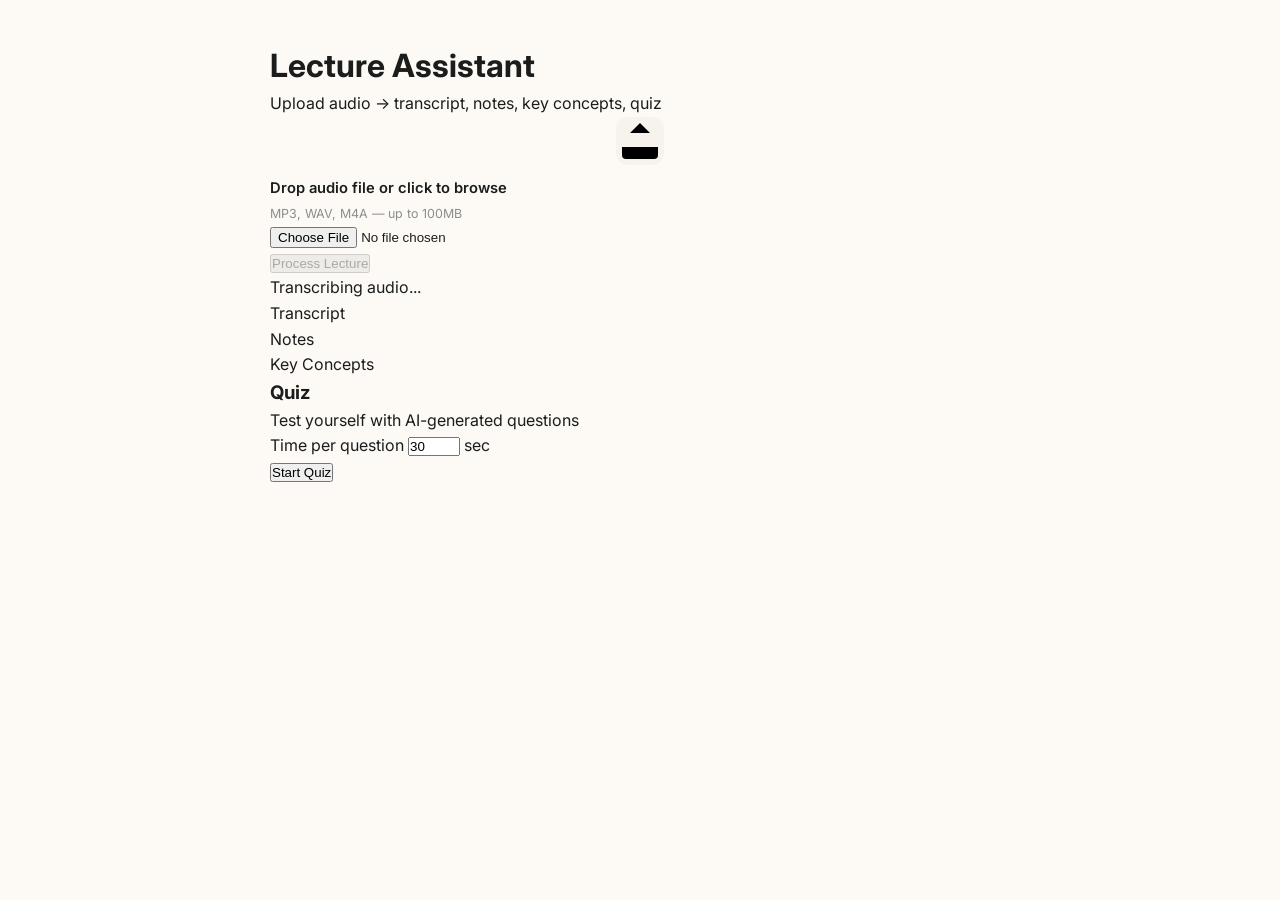
<file: templates/index.html>
<!DOCTYPE html>
<html lang="en">
<head>
    <meta charset="UTF-8">
    <meta name="viewport" content="width=device-width, initial-scale=1.0">
    <title>Lecture Assistant</title>
    <link rel="stylesheet" href="/static/style.css">
</head>
<body>
<div class="app">
    <div class="header">
        <h1>Lecture Assistant</h1>
        <p>Upload audio → transcript, notes, key concepts, quiz</p>
        <div class="header-line"></div>
    </div>

    <!-- Upload -->
    <div class="upload" id="drop">
        <div class="upload-icon">
            <svg viewBox="0 0 24 24"><path d="M21 15v4a2 2 0 0 1-2 2H5a2 2 0 0 1-2-2v-4"/><polyline points="17 8 12 3 7 8"/><line x1="12" y1="3" x2="12" y2="15"/></svg>
        </div>
        <div class="upload-label">Drop audio file or click to browse</div>
        <div class="upload-hint">MP3, WAV, M4A — up to 100MB</div>
        <input type="file" id="fin" accept="audio/*">
        <span class="file-tag" id="ftag"></span>
    </div>

    <button class="btn" id="go" disabled>Process Lecture</button>

    <!-- Progress -->
    <div class="progress" id="prog">
        <span class="plabel" id="plabel">Transcribing audio...</span>
        <div class="pbar"><div class="pfill" id="pfill"></div></div>
    </div>

    <div class="err" id="err"></div>

    <!-- Results -->
    <div class="out" id="out">

        <!-- Transcript -->
        <div class="section">
            <div class="section-label"><span class="dot-indicator"></span> Transcript</div>
            <div class="section-box" id="txOut"></div>
        </div>

        <!-- Notes -->
        <div class="section">
            <div class="section-label"><span class="dot-indicator"></span> Notes</div>
            <div class="section-box" id="ntOut"></div>
        </div>

        <!-- Energy Profile -->
        <div class="section" id="toneSection" style="display:none">
            <div class="section-label"><span class="dot-indicator" style="background:var(--orange)"></span> Voice Energy Profile</div>
            <div class="energy-box">
                <canvas id="energyChart"></canvas>
                <div class="energy-footer">
                    <span>0:00</span>
                    <span class="energy-legend"><span class="legend-dot high"></span> High energy <span class="legend-dot avg"></span> Normal <span class="legend-dot low"></span> Low</span>
                    <span id="durLabel">—</span>
                </div>
            </div>
        </div>

        <!-- Teacher Emphasis -->
        <div class="section" id="emphSection" style="display:none">
            <div class="section-label"><span class="dot-indicator" style="background:var(--red)"></span> Teacher Emphasis Detected</div>
            <div class="emphasis-list" id="emphOut"></div>
        </div>

        <!-- Key Concepts -->
        <div class="section" id="conceptSection">
            <div class="section-label"><span class="dot-indicator"></span> Key Concepts</div>
            <div class="concepts-grid" id="kwOut"></div>
        </div>

        <!-- Definitions -->
        <div class="section" id="defSection" style="display:none">
            <div class="section-label"><span class="dot-indicator" style="background:var(--accent-2)"></span> Definitions Detected</div>
            <div class="section-box">
                <ul class="def-list" id="defOut"></ul>
            </div>
        </div>

        <!-- Quiz -->
        <div class="quiz-start" id="qstart">
            <h3>Quiz</h3>
            <p>Test yourself with AI-generated questions</p>
            <div class="timer-row">
                <label>Time per question</label>
                <input type="number" class="timer-field" id="tfield" value="30" min="10" max="120" step="5">
                <span class="timer-unit">sec</span>
            </div>
            <button class="btn btn-accent" id="qgo" style="max-width:200px;margin:0 auto">Start Quiz</button>
        </div>
    </div>
</div>

<!-- Quiz overlay -->
<div class="overlay" id="ov">
    <div class="modal">
        <div id="qwrap">
            <div class="modal-top">
                <div>
                    <h4>Quiz</h4>
                    <span id="qcnt">Question 1 of 5</span>
                </div>
                <div class="timer-pill" id="tpill">30</div>
            </div>
            <div class="dots" id="dots"></div>
            <div class="modal-body">
                <div class="q-text" id="qtxt"></div>
                <div class="opts" id="opts"></div>
            </div>
        </div>
        <div class="score-view" id="sview" style="display:none">
            <div class="score-big" id="snum">0</div>
            <div class="score-sub">out of <span id="stot">5</span></div>
            <div class="score-msg" id="smsg"></div>
            <div class="score-btns">
                <button class="btn btn-outline" id="sclose">Close</button>
                <button class="btn" id="sretry">Try Again</button>
            </div>
        </div>
    </div>
</div>

<script>
let file=null,qs=[],ci=0,sc=0,tmr=null,dur=30,tl=30,locked=false,res=[];
let pendingTone=null; // store tone data to render AFTER DOM is visible
const $=id=>document.getElementById(id);

// Upload
$('drop').onclick=()=>$('fin').click();
$('drop').ondragover=e=>{e.preventDefault();$('drop').classList.add('over')};
$('drop').ondragleave=()=>$('drop').classList.remove('over');
$('drop').ondrop=e=>{e.preventDefault();$('drop').classList.remove('over');if(e.dataTransfer.files[0]?.type.startsWith('audio/'))pick(e.dataTransfer.files[0])};
$('fin').onchange=()=>{if($('fin').files[0])pick($('fin').files[0])};

function pick(f){
    file=f;$('ftag').textContent=f.name;$('ftag').style.display='inline-block';
    $('go').disabled=false;$('err').classList.remove('on');
}

// Process
$('go').onclick=async()=>{
    if(!file)return;
    $('out').classList.remove('on');$('qstart').classList.remove('on');$('err').classList.remove('on');
    $('go').disabled=true;$('go').innerHTML='<span class="spin"></span>Processing...';
    $('prog').classList.add('on');$('plabel').textContent='Transcribing audio...';$('pfill').style.width='10%';

    const fd=new FormData();fd.append('audio',file);
    try{
        $('pfill').style.width='20%';$('plabel').textContent='Processing — this may take a minute...';
        const r=await fetch('/upload',{method:'POST',body:fd});
        $('pfill').style.width='90%';
        if(!r.ok){const e=await r.json();throw new Error(e.error||'Server error');}
        const d=await r.json();
        $('pfill').style.width='100%';

        setTimeout(()=>{
            $('txOut').textContent=d.transcript;
            $('ntOut').innerHTML=fmtNotes(d.notes);

            // Store tone data — render AFTER out section is visible
            pendingTone=d.tone;

            renderConcepts(d.concepts);
            qs=d.questions;

            $('out').classList.add('on');
            if(qs.length>0)$('qstart').classList.add('on');
            $('prog').classList.remove('on');
            $('go').innerHTML='Process Lecture';$('go').disabled=false;

            // Render chart after DOM is visible (requestAnimationFrame ensures layout)
            requestAnimationFrame(()=>{
                requestAnimationFrame(()=>{
                    if(pendingTone){
                        renderTone(pendingTone);
                        renderEmphasis(pendingTone);
                    }
                });
            });
        },200);
    }catch(e){
        $('err').textContent=e.message;$('err').classList.add('on');$('prog').classList.remove('on');
        $('go').innerHTML='Process Lecture';$('go').disabled=false;
    }
};

function fmtNotes(t){
    return t
        .replace(/\*\*(.*?)\*\*/g,'<strong>$1</strong>')
        .replace(/^\* /gm,'• ').replace(/^- /gm,'• ')
        .replace(/^### (.*$)/gm,'<div style="font-weight:600;margin-top:10px;margin-bottom:3px;font-size:0.9rem">$1</div>')
        .replace(/^## (.*$)/gm,'<div style="font-weight:600;margin-top:14px;margin-bottom:4px;font-size:0.95rem">$1</div>')
        .replace(/^# (.*$)/gm,'<div style="font-weight:700;font-size:1rem;margin-top:16px;margin-bottom:6px">$1</div>')
        .replace(/\n/g,'<br>');
}

// === Energy Chart ===
function renderTone(tone){
    if(!tone||!tone.energy_profile||tone.energy_profile.length<3)return;

    $('toneSection').style.display='block';
    $('durLabel').textContent=fmtTime(tone.duration);

    // Delay slightly so the section is fully laid out
    setTimeout(()=>{
        const canvas=$('energyChart');
        const container=canvas.parentElement;
        const W=container.clientWidth-24; // account for padding
        const H=100;

        if(W<=0)return; // safety

        const dpr=window.devicePixelRatio||1;
        canvas.width=W*dpr;
        canvas.height=H*dpr;
        canvas.style.width=W+'px';
        canvas.style.height=H+'px';

        const ctx=canvas.getContext('2d');
        ctx.scale(dpr,dpr);
        ctx.clearRect(0,0,W,H);

        const data=tone.energy_profile;
        const maxE=Math.max(...data.map(d=>d.energy),1);
        const avgE=tone.avg_energy;

        // Average line
        const avgY=H-((avgE/maxE)*(H*0.85))-5;
        ctx.strokeStyle='#d6d3d1';
        ctx.lineWidth=1;
        ctx.setLineDash([4,4]);
        ctx.beginPath();ctx.moveTo(0,avgY);ctx.lineTo(W,avgY);ctx.stroke();
        ctx.setLineDash([]);

        // "avg" label
        ctx.fillStyle='#a8a29e';ctx.font='9px "Space Mono",monospace';
        ctx.fillText('avg',W-22,avgY-4);

        // Bars
        const gap=2;
        const barW=Math.max((W-gap*(data.length-1))/data.length, 3);

        data.forEach((d,i)=>{
            const x=i*(barW+gap);
            const h=Math.max((d.energy/maxE)*(H*0.85), 2);
            const y=H-h;

            if(d.energy>avgE*1.25){
                ctx.fillStyle='rgba(220,38,38,0.55)'; // red = high energy
            }else if(d.energy>avgE*0.85){
                ctx.fillStyle='rgba(14,184,166,0.45)'; // teal = normal
            }else{
                ctx.fillStyle='rgba(168,162,158,0.25)'; // grey = low
            }

            const r=Math.min(barW/2,3);
            ctx.beginPath();
            ctx.moveTo(x+r,y);ctx.lineTo(x+barW-r,y);
            ctx.quadraticCurveTo(x+barW,y,x+barW,y+r);
            ctx.lineTo(x+barW,H);ctx.lineTo(x,H);
            ctx.lineTo(x,y+r);ctx.quadraticCurveTo(x,y,x+r,y);
            ctx.fill();
        });
    },50);
}

function renderEmphasis(tone){
    if(!tone.emphasized_segments||tone.emphasized_segments.length===0){
        $('emphSection').style.display='none';return;
    }
    $('emphSection').style.display='block';
    const el=$('emphOut');el.innerHTML='';

    tone.emphasized_segments.forEach(seg=>{
        const card=document.createElement('div');card.className='emphasis-card';
        const pct=Math.round(seg.emphasis_score);
        const color=pct>50?'var(--red)':pct>35?'var(--orange)':'var(--accent)';
        card.innerHTML=`
            <div class="emph-text">"${seg.text}"</div>
            <div class="emph-meta">
                <span class="emph-time">${fmtTime(seg.start)} — ${fmtTime(seg.end)}</span>
                <span class="emph-score" style="color:${color}">Emphasis: ${pct}%</span>
            </div>`;
        el.appendChild(card);
    });
}

function fmtTime(s){const m=Math.floor(s/60);const sec=Math.floor(s%60);return `${m}:${sec.toString().padStart(2,'0')}`;}

// === Concepts ===
function renderConcepts(c){
    if(!c)return;
    const grid=$('kwOut');grid.innerHTML='';
    const maxScore=c.keywords[0]?.score||1;

    c.keywords.forEach(k=>{
        const card=document.createElement('div');
        card.className='concept-card'+(k.emphasized?' concept-emph':'');
        card.innerHTML=`
            <div class="concept-term">${k.term}${k.emphasized?'<span class="emph-badge">EMPHASIZED</span>':''}</div>
            <div class="concept-meta">${k.count}× mentioned${k.emphasized?' · teacher stressed':''}${k.score>3?' · high frequency':''}</div>
            <div class="concept-bar"><div class="concept-fill" style="width:${(k.score/maxScore)*100}%"></div></div>`;
        grid.appendChild(card);
    });

    if(c.definitions&&c.definitions.length>0){
        $('defSection').style.display='block';
        const ul=$('defOut');ul.innerHTML='';
        c.definitions.forEach(d=>{const li=document.createElement('li');li.textContent=d;ul.appendChild(li);});
    }else{$('defSection').style.display='none';}
}

// === Quiz ===
$('qgo').onclick=()=>{dur=Math.max(10,Math.min(120,parseInt($('tfield').value)||30));startQ();};

function startQ(){ci=0;sc=0;res=[];$('qwrap').style.display='block';$('sview').style.display='none';$('ov').classList.add('on');document.body.style.overflow='hidden';show();}

function show(){
    if(ci>=qs.length){showSc();return;}
    locked=false;const q=qs[ci];
    $('qcnt').textContent=`Question ${ci+1} of ${qs.length}`;$('stot').textContent=qs.length;
    $('dots').innerHTML='';
    for(let i=0;i<qs.length;i++){const d=document.createElement('div');d.className='dot';if(i<ci)d.classList.add(res[i]?'ok':'no');if(i===ci)d.classList.add('active');$('dots').appendChild(d);}
    $('qtxt').textContent=q.question;$('opts').innerHTML='';
    ['A','B','C','D'].forEach((l,i)=>{
        const b=document.createElement('button');b.className='opt';
        b.innerHTML=`<span class="opt-l">${l}</span><span>${q.options[i]}</span>`;
        b.onclick=()=>ans(b,q.options[i],q.answer);$('opts').appendChild(b);});
    startTmr();
}

function ans(btn,picked,correct){
    if(locked)return;locked=true;clearInterval(tmr);
    const all=$('opts').querySelectorAll('.opt');
    if(picked===correct){btn.classList.add('right');sc++;res.push(true);}
    else{btn.classList.add('wrong');res.push(false);all.forEach(b=>{if(b.querySelector('span:last-child').textContent===correct)b.classList.add('right');});}
    all.forEach(b=>b.style.pointerEvents='none');
    setTimeout(()=>{ci++;show();},1200);
}

function startTmr(){
    tl=dur;$('tpill').textContent=tl;$('tpill').className='timer-pill';
    tmr=setInterval(()=>{
        tl--;$('tpill').textContent=tl;
        if(tl<=5)$('tpill').className='timer-pill crit';
        else if(tl<=10)$('tpill').className='timer-pill warn';
        if(tl<=0){clearInterval(tmr);if(!locked){locked=true;res.push(false);
            const q=qs[ci];$('opts').querySelectorAll('.opt').forEach(b=>{b.style.pointerEvents='none';if(b.querySelector('span:last-child').textContent===q.answer)b.classList.add('right');});
            setTimeout(()=>{ci++;show();},1200);}}
    },1000);
}

function showSc(){
    clearInterval(tmr);$('qwrap').style.display='none';$('sview').style.display='block';$('snum').textContent=sc;
    const p=sc/qs.length*100;
    $('smsg').textContent=p===100?'Perfect!':p>=80?'Excellent!':p>=60?'Good job!':p>=40?'Keep studying.':'Try again.';
}

$('sretry').onclick=startQ;$('sclose').onclick=closeQ;
document.onkeydown=e=>{if(e.key==='Escape')closeQ()};
function closeQ(){$('ov').classList.remove('on');document.body.style.overflow='';clearInterval(tmr);}
</script>
</body>
</html>
</file>
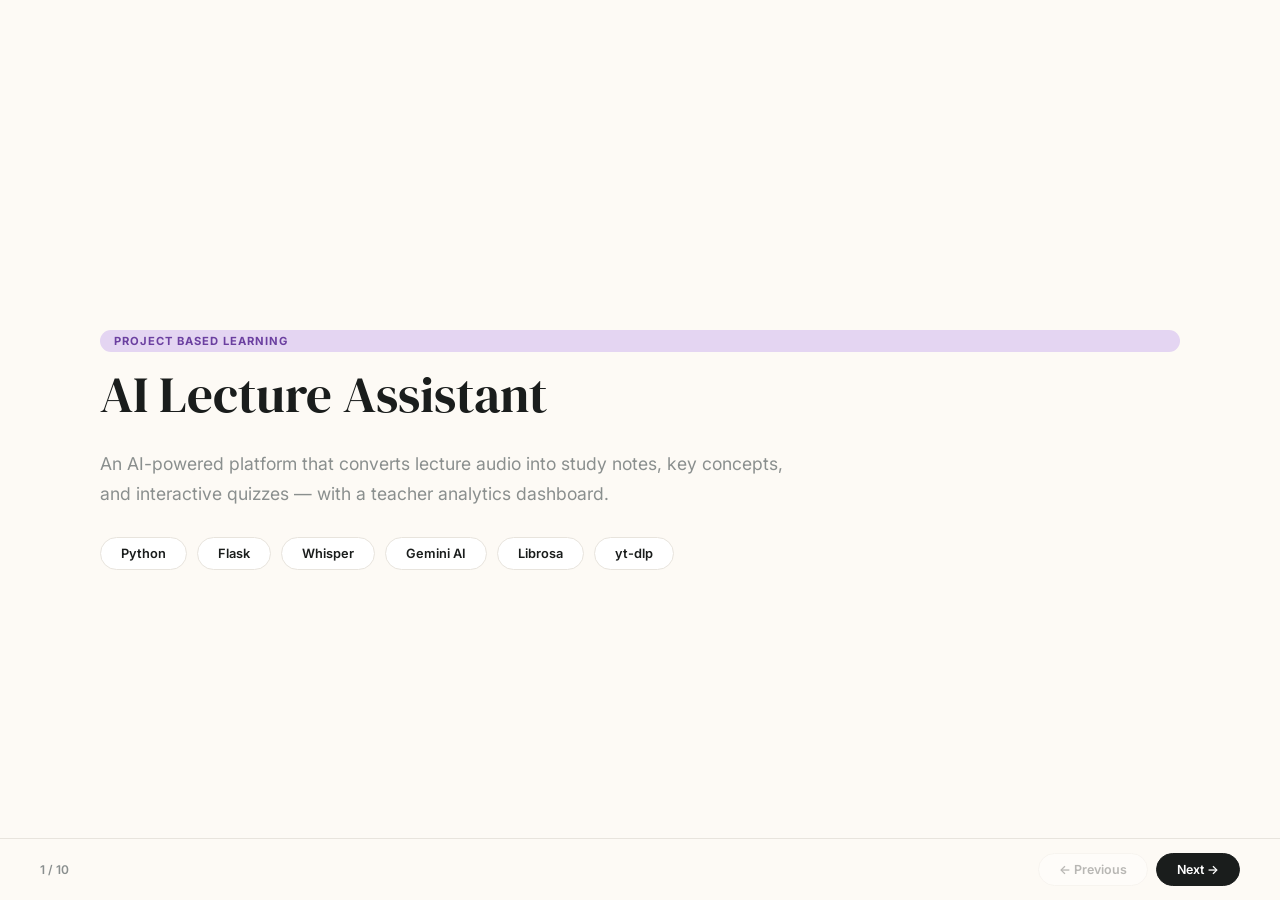
<file: PRESENTATION.html>
<!DOCTYPE html>
<html lang="en">
<head>
<meta charset="UTF-8">
<meta name="viewport" content="width=device-width, initial-scale=1.0">
<title>AI Lecture Assistant — Project Presentation</title>
<link href="https://fonts.googleapis.com/css2?family=DM+Serif+Display&family=Inter:wght@400;500;600;700;800&display=swap" rel="stylesheet">
<style>
*{margin:0;padding:0;box-sizing:border-box}
html,body{height:100%;overflow:hidden;font-family:'Inter',sans-serif;background:#FDFAF5}

.deck{height:100%;position:relative}
.slide{
    position:absolute;inset:0;display:flex;flex-direction:column;
    justify-content:center;padding:60px 100px;
    opacity:0;pointer-events:none;transition:opacity 0.5s ease,transform 0.5s ease;
    transform:translateX(40px);
}
.slide.active{opacity:1;pointer-events:auto;transform:translateX(0)}
.slide.prev{transform:translateX(-40px)}

/* Typography */
h1{font-family:'DM Serif Display',serif;font-size:3.2rem;font-weight:400;color:#1A1D1C;line-height:1.2;margin-bottom:16px}
h2{font-family:'DM Serif Display',serif;font-size:2.2rem;font-weight:400;color:#1A1D1C;line-height:1.3;margin-bottom:20px}
h3{font-size:1.1rem;font-weight:700;color:#1A1D1C;margin-bottom:12px}
p{font-size:1.05rem;color:#4A4F4E;line-height:1.7;max-width:700px}
.subtitle{font-size:1.1rem;color:#8A8F8E;margin-top:8px;font-weight:400}
.big-num{font-family:'DM Serif Display',serif;font-size:5rem;color:#C9A7EB;line-height:1}

/* Lists */
.items{list-style:none;display:grid;gap:14px;margin-top:8px}
.items li{display:flex;align-items:flex-start;gap:14px;font-size:0.95rem;color:#4A4F4E;line-height:1.6}
.items li .dot{width:8px;height:8px;border-radius:50%;background:#C9A7EB;flex-shrink:0;margin-top:8px}

/* Cards grid */
.cards{display:grid;grid-template-columns:repeat(3,1fr);gap:16px;margin-top:16px}
.card{background:#fff;border:1px solid #E8E4DD;border-radius:16px;padding:24px;transition:transform 0.2s}
.card:hover{transform:translateY(-3px)}
.card h3{font-size:0.9rem;margin-bottom:6px}
.card p{font-size:0.82rem;max-width:none}

.cards-2{grid-template-columns:repeat(2,1fr)}

/* Flow */
.flow{display:flex;align-items:center;gap:12px;flex-wrap:wrap;margin-top:16px}
.flow-step{background:#fff;border:1px solid #E8E4DD;border-radius:12px;padding:14px 20px;
    font-size:0.82rem;font-weight:600;color:#1A1D1C;text-align:center;min-width:120px}
.flow-arrow{color:#C9A7EB;font-size:1.4rem;font-weight:300}

/* Table */
.tbl{border-collapse:collapse;margin-top:12px;width:100%;max-width:700px}
.tbl th{text-align:left;padding:10px 16px;background:#F7F3EC;font-size:0.72rem;
    font-weight:700;text-transform:uppercase;letter-spacing:0.8px;color:#8A8F8E}
.tbl td{padding:10px 16px;border-bottom:1px solid #F0ECE5;font-size:0.85rem;color:#4A4F4E}

/* Tech badges */
.tech-row{display:flex;gap:10px;flex-wrap:wrap;margin-top:12px}
.tech{background:#fff;border:1px solid #E8E4DD;border-radius:50px;padding:8px 20px;
    font-size:0.8rem;font-weight:600;color:#1A1D1C}

/* Code block */
.code{background:#1A1D1C;color:#E4D5F2;border-radius:12px;padding:24px 28px;
    font-family:'SF Mono','Menlo',monospace;font-size:0.85rem;line-height:1.8;
    margin-top:16px;max-width:600px}
.code .comment{color:#8A8F8E}
.code .cmd{color:#C9A7EB}

/* Bottom bar */
.bottom{position:fixed;bottom:0;left:0;right:0;display:flex;justify-content:space-between;
    align-items:center;padding:14px 40px;background:rgba(253,250,245,0.9);backdrop-filter:blur(8px);
    border-top:1px solid #E8E4DD;z-index:10}
.bottom .counter{font-size:0.75rem;color:#8A8F8E;font-weight:600}
.bottom .nav-btns{display:flex;gap:8px}
.bottom .nav-btn{padding:8px 20px;border:1px solid #E8E4DD;border-radius:50px;background:#fff;
    font-size:0.78rem;font-weight:600;cursor:pointer;font-family:'Inter',sans-serif;transition:all 0.2s;color:#1A1D1C}
.bottom .nav-btn:hover{background:#1A1D1C;color:#fff;border-color:#1A1D1C}
.bottom .nav-btn.primary{background:#1A1D1C;color:#fff;border-color:#1A1D1C}

/* Tag */
.tag{display:inline-block;background:#E4D5F2;color:#6B3FA0;padding:4px 14px;border-radius:50px;
    font-size:0.7rem;font-weight:700;text-transform:uppercase;letter-spacing:1px;margin-bottom:12px}

/* Two col */
.two-col{display:grid;grid-template-columns:1fr 1fr;gap:40px;align-items:start}

/* Accent line */
.accent-line{width:60px;height:3px;background:#C9A7EB;border-radius:2px;margin-bottom:16px}
</style>
</head>
<body>
<div class="deck" id="deck">

<!-- Slide 1: Title -->
<div class="slide active" id="s0">
    <div class="tag">Project Based Learning</div>
    <h1>AI Lecture Assistant</h1>
    <p class="subtitle">An AI-powered platform that converts lecture audio into study notes, 
    key concepts, and interactive quizzes — with a teacher analytics dashboard.</p>
    <div class="tech-row" style="margin-top:28px">
        <div class="tech">Python</div>
        <div class="tech">Flask</div>
        <div class="tech">Whisper</div>
        <div class="tech">Gemini AI</div>
        <div class="tech">Librosa</div>
        <div class="tech">yt-dlp</div>
    </div>
</div>

<!-- Slide 2: Problem -->
<div class="slide" id="s1">
    <div class="accent-line"></div>
    <h2>The Problem</h2>
    <ul class="items">
        <li><span class="dot"></span>Students struggle to take complete notes during fast lectures</li>
        <li><span class="dot"></span>Important concepts and definitions get missed</li>
        <li><span class="dot"></span>No immediate way to test understanding after class</li>
        <li><span class="dot"></span>Teachers can't identify which topics students find difficult</li>
        <li><span class="dot"></span>Traditional recording playback is time-consuming</li>
    </ul>
</div>

<!-- Slide 3: Solution -->
<div class="slide" id="s2">
    <div class="accent-line"></div>
    <h2>Our Solution</h2>
    <p style="margin-bottom:20px">Upload a lecture recording or paste a YouTube link — AI does the rest.</p>
    <div class="cards">
        <div class="card">
            <h3>Transcription</h3>
            <p>Whisper converts speech to text with timestamps</p>
        </div>
        <div class="card">
            <h3>Smart Notes</h3>
            <p>Gemini AI generates structured study notes</p>
        </div>
        <div class="card">
            <h3>Key Concepts</h3>
            <p>NLP extracts important terms and definitions</p>
        </div>
        <div class="card">
            <h3>Voice Analysis</h3>
            <p>Librosa detects teacher emphasis patterns</p>
        </div>
        <div class="card">
            <h3>Quiz Generation</h3>
            <p>AI creates MCQ questions from lecture content</p>
        </div>
        <div class="card">
            <h3>Teacher Analytics</h3>
            <p>Dashboard shows class-wide weak/strong topics</p>
        </div>
    </div>
</div>

<!-- Slide 4: Architecture -->
<div class="slide" id="s3">
    <div class="accent-line"></div>
    <h2>System Architecture</h2>
    <div class="flow">
        <div class="flow-step">Audio / YouTube URL</div>
        <div class="flow-arrow">→</div>
        <div class="flow-step">Whisper (STT)</div>
        <div class="flow-arrow">→</div>
        <div class="flow-step">Transcript</div>
        <div class="flow-arrow">→</div>
        <div class="flow-step">Gemini AI</div>
        <div class="flow-arrow">→</div>
        <div class="flow-step">Notes + Quiz</div>
    </div>
    <div class="flow" style="margin-top:12px">
        <div class="flow-step">Audio File</div>
        <div class="flow-arrow">→</div>
        <div class="flow-step">Librosa</div>
        <div class="flow-arrow">→</div>
        <div class="flow-step">Energy Profile</div>
        <div class="flow-arrow">→</div>
        <div class="flow-step">Emphasis Detection</div>
    </div>
    <div class="flow" style="margin-top:12px">
        <div class="flow-step">Quiz Results</div>
        <div class="flow-arrow">→</div>
        <div class="flow-step">Analytics API</div>
        <div class="flow-arrow">→</div>
        <div class="flow-step">Teacher Dashboard</div>
    </div>
</div>

<!-- Slide 5: Tech Stack -->
<div class="slide" id="s4">
    <div class="accent-line"></div>
    <h2>Technology Stack</h2>
    <table class="tbl">
        <tr><th>Component</th><th>Technology</th><th>Role</th></tr>
        <tr><td>Frontend</td><td>HTML + CSS + JavaScript</td><td>User interface</td></tr>
        <tr><td>Backend</td><td>Python + Flask</td><td>Server & API</td></tr>
        <tr><td>Speech-to-Text</td><td>OpenAI Whisper (tiny)</td><td>Audio transcription</td></tr>
        <tr><td>AI Generation</td><td>Google Gemini 2.5 Flash</td><td>Notes & quiz creation</td></tr>
        <tr><td>Audio Analysis</td><td>Librosa + NumPy</td><td>Voice emphasis detection</td></tr>
        <tr><td>Video Download</td><td>yt-dlp</td><td>YouTube audio extraction</td></tr>
        <tr><td>Storage</td><td>JSON files</td><td>Users & results data</td></tr>
    </table>
</div>

<!-- Slide 6: Modules -->
<div class="slide" id="s5">
    <div class="accent-line"></div>
    <h2>Key Modules</h2>
    <div class="two-col">
        <div>
            <h3>Student Side</h3>
            <ul class="items">
                <li><span class="dot"></span>Upload audio file or paste YouTube URL</li>
                <li><span class="dot"></span>View AI-generated transcript</li>
                <li><span class="dot"></span>Read structured study notes</li>
                <li><span class="dot"></span>See key concepts with importance ranking</li>
                <li><span class="dot"></span>View voice energy profile</li>
                <li><span class="dot"></span>Take timed interactive quiz</li>
            </ul>
        </div>
        <div>
            <h3>Teacher Side</h3>
            <ul class="items">
                <li><span class="dot"></span>View total students and quiz attempts</li>
                <li><span class="dot"></span>See class average score</li>
                <li><span class="dot"></span>Topic-wise performance chart</li>
                <li><span class="dot"></span>Identify weak topics (red) vs strong (green)</li>
                <li><span class="dot"></span>Per-student breakdown with scores</li>
                <li><span class="dot"></span>Upload lectures for reference</li>
            </ul>
        </div>
    </div>
</div>

<!-- Slide 7: NLP Pipeline -->
<div class="slide" id="s6">
    <div class="accent-line"></div>
    <h2>NLP Concept Extraction</h2>
    <p style="margin-bottom:16px">How we extract meaningful keywords from lecture transcripts:</p>
    <div class="cards cards-2">
        <div class="card">
            <h3>Step 1 — Tokenization</h3>
            <p>Break transcript into individual words using regex</p>
        </div>
        <div class="card">
            <h3>Step 2 — Filtering</h3>
            <p>Remove stopwords (a, the, is), noise words (guess, listen), and detected names</p>
        </div>
        <div class="card">
            <h3>Step 3 — Scoring</h3>
            <p>Rank by: word frequency × emphasis boost (if teacher emphasized that segment)</p>
        </div>
        <div class="card">
            <h3>Step 4 — Definitions</h3>
            <p>Pattern match phrases like "X is defined as", "X means", "X refers to"</p>
        </div>
    </div>
</div>

<!-- Slide 8: How to Run -->
<div class="slide" id="s7">
    <div class="accent-line"></div>
    <h2>How to Run</h2>
    <div class="code">
        <span class="comment"># 1. Install dependencies</span><br>
        <span class="cmd">pip install</span> flask openai-whisper google-genai librosa soundfile imageio-ffmpeg yt-dlp<br><br>
        <span class="comment"># 2. Start the server</span><br>
        <span class="cmd">python</span> main.py<br><br>
        <span class="comment"># 3. Open in browser</span><br>
        <span class="cmd">http://</span>127.0.0.1:5000
    </div>
    <table class="tbl" style="margin-top:20px;max-width:400px">
        <tr><th>Role</th><th>Username</th><th>Password</th></tr>
        <tr><td>Student</td><td>student</td><td>student123</td></tr>
        <tr><td>Teacher</td><td>teacher</td><td>teacher123</td></tr>
    </table>
</div>

<!-- Slide 9: Future Scope -->
<div class="slide" id="s8">
    <div class="accent-line"></div>
    <h2>Future Scope</h2>
    <ul class="items">
        <li><span class="dot"></span>Database integration (PostgreSQL) for production deployment</li>
        <li><span class="dot"></span>Video upload with slide/whiteboard OCR extraction</li>
        <li><span class="dot"></span>LMS integration (Google Classroom, Moodle)</li>
        <li><span class="dot"></span>Flashcard generation from key concepts</li>
        <li><span class="dot"></span>Multi-language support for diverse classrooms</li>
        <li><span class="dot"></span>Mobile app for on-the-go access</li>
    </ul>
</div>

<!-- Slide 10: Thank You -->
<div class="slide" id="s9">
    <div style="text-align:center">
        <h1 style="font-size:3.5rem">Thank You</h1>
        <p style="margin:12px auto 0;text-align:center">Questions?</p>
    </div>
</div>

</div>

<!-- Navigation -->
<div class="bottom">
    <div class="counter"><span id="cur">1</span> / <span id="tot">10</span></div>
    <div class="nav-btns">
        <button class="nav-btn" id="prevBtn" onclick="go(-1)">← Previous</button>
        <button class="nav-btn primary" id="nextBtn" onclick="go(1)">Next →</button>
    </div>
</div>

<script>
let current=0;
const slides=document.querySelectorAll('.slide');
const total=slides.length;
document.getElementById('tot').textContent=total;

function go(dir){
    slides[current].classList.remove('active');
    slides[current].classList.add(dir>0?'prev':'');
    current=Math.max(0,Math.min(total-1,current+dir));
    slides.forEach(s=>s.classList.remove('prev'));
    slides[current].classList.add('active');
    document.getElementById('cur').textContent=current+1;
    document.getElementById('prevBtn').style.opacity=current===0?'0.3':'1';
    document.getElementById('nextBtn').style.opacity=current===total-1?'0.3':'1';
}

// Keyboard navigation
document.onkeydown=e=>{
    if(e.key==='ArrowRight'||e.key===' ')go(1);
    if(e.key==='ArrowLeft')go(-1);
};

// Initialize
document.getElementById('prevBtn').style.opacity='0.3';
</script>
</body>
</html>
</file>
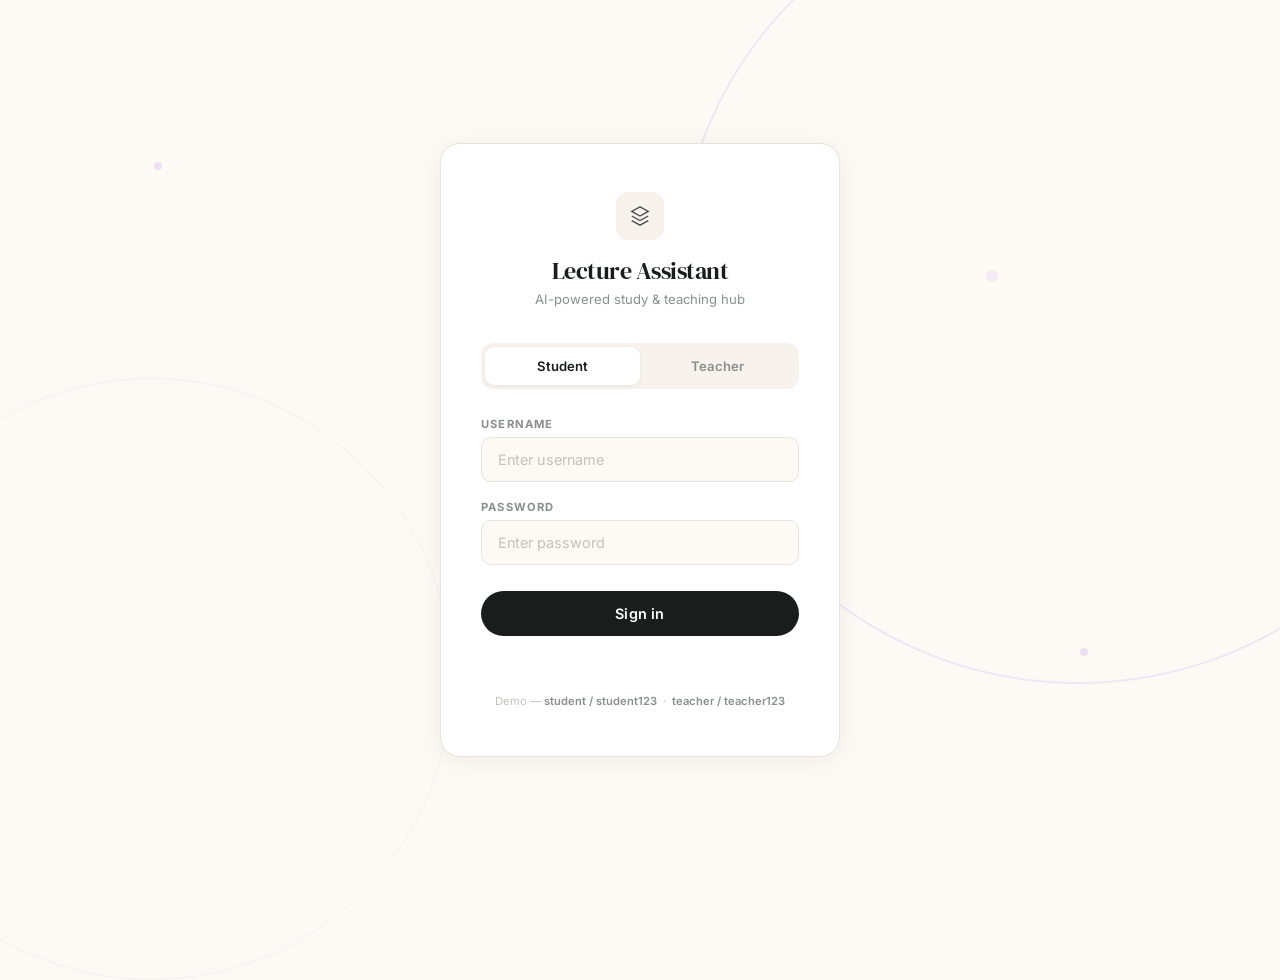
<file: templates/login.html>
<!DOCTYPE html>
<html lang="en">
<head>
<meta charset="UTF-8">
<meta name="viewport" content="width=device-width, initial-scale=1.0">
<title>Lecture Assistant</title>
<link href="https://fonts.googleapis.com/css2?family=DM+Serif+Display&family=Inter:wght@400;500;600;700&display=swap" rel="stylesheet">
<style>
*{margin:0;padding:0;box-sizing:border-box}
body{font-family:'Inter',sans-serif;min-height:100vh;display:flex;align-items:center;justify-content:center;
  background:#FDFAF5;position:relative;overflow:hidden}

/* Curved accent line — like Wispr */
body::before{
  content:'';position:absolute;top:-120px;right:-200px;width:800px;height:800px;
  border-radius:50%;border:2px solid rgba(201,167,235,0.25);pointer-events:none;z-index:0;
}
body::after{
  content:'';position:absolute;bottom:-80px;left:-150px;width:600px;height:600px;
  border-radius:50%;border:1.5px solid rgba(201,167,235,0.15);pointer-events:none;z-index:0;
}

.card{
  position:relative;z-index:1;width:400px;
  background:#fff;
  border:1px solid #E8E4DD;
  border-radius:20px;padding:48px 40px;
  box-shadow:0 4px 24px rgba(26,29,28,0.06);
  animation:fadeUp 0.5s ease;
}
@keyframes fadeUp{from{opacity:0;transform:translateY(20px)}to{opacity:1;transform:translateY(0)}}

.logo{text-align:center;margin-bottom:36px}
.logo-mark{
  width:48px;height:48px;margin:0 auto 14px;
  background:#F7F3EC;border-radius:12px;
  display:flex;align-items:center;justify-content:center;
}
.logo-mark svg{width:22px;height:22px;stroke:#4A4F4E;fill:none;stroke-width:1.5}
.logo h1{font-family:'DM Serif Display',Georgia,serif;font-size:1.5rem;font-weight:400;color:#1A1D1C;letter-spacing:-0.5px}
.logo p{color:#8A8F8E;font-size:0.82rem;margin-top:4px}

/* Role toggle */
.role-toggle{display:flex;background:#F7F3EC;border-radius:12px;padding:4px;margin-bottom:28px}
.role-btn{flex:1;padding:11px;text-align:center;color:#8A8F8E;font-size:0.82rem;font-weight:600;
  border:none;background:none;border-radius:9px;cursor:pointer;transition:all 0.25s;font-family:'Inter',sans-serif}
.role-btn.active{background:#fff;color:#1A1D1C;box-shadow:0 1px 4px rgba(0,0,0,0.06)}
.role-btn:hover:not(.active){color:#4A4F4E}

.role-icon{display:none}

/* Inputs */
.field{margin-bottom:18px}
.field label{display:block;color:#8A8F8E;font-size:0.7rem;font-weight:700;
  text-transform:uppercase;letter-spacing:1.2px;margin-bottom:6px}
.field input{width:100%;padding:13px 16px;background:#FDFAF5;border:1.5px solid #E8E4DD;
  border-radius:10px;color:#1A1D1C;font-size:0.9rem;font-family:'Inter',sans-serif;outline:none;
  transition:all 0.25s}
.field input:focus{border-color:#C9A7EB;background:#fff;box-shadow:0 0 0 3px rgba(201,167,235,0.1)}
.field input::placeholder{color:#C5C1BA}

.login-btn{width:100%;padding:14px;border:none;border-radius:50px;font-size:0.9rem;font-weight:600;
  font-family:'Inter',sans-serif;cursor:pointer;margin-top:8px;
  background:#1A1D1C;color:#fff;
  transition:all 0.25s;letter-spacing:0.2px}
.login-btn:hover{background:#2d3130;box-shadow:0 4px 16px rgba(26,29,28,0.12)}
.login-btn:active{transform:scale(0.99)}
.login-btn:disabled{opacity:0.4;cursor:not-allowed}

.err-msg{color:#D94F4F;font-size:0.78rem;text-align:center;margin-top:14px;min-height:20px;
  transition:opacity 0.3s;opacity:0}
.err-msg.show{opacity:1}

.demo-hint{text-align:center;margin-top:24px;color:#C5C1BA;font-size:0.7rem}
.demo-hint span{color:#8A8F8E;font-weight:600}

/* Decorative dot */
.dot-deco{
  position:absolute;width:8px;height:8px;border-radius:50%;background:rgba(201,167,235,0.3);
  pointer-events:none;z-index:0;
}
</style>
</head>
<body>

<div class="dot-deco" style="top:18%;left:12%"></div>
<div class="dot-deco" style="top:72%;right:15%"></div>
<div class="dot-deco" style="top:30%;right:22%;width:12px;height:12px;background:rgba(201,167,235,0.15)"></div>

<div class="card">
    <div class="logo">
        <div class="logo-mark">
            <svg viewBox="0 0 24 24"><path d="M12 2L3 7l9 5 9-5-9-5z"/><path d="M3 17l9 5 9-5"/><path d="M3 12l9 5 9-5"/></svg>
        </div>
        <h1>Lecture Assistant</h1>
        <p>AI-powered study &amp; teaching hub</p>
    </div>

    <div class="role-toggle">
        <button class="role-btn active" id="rbStudent" onclick="setRole('student')">Student</button>
        <button class="role-btn" id="rbTeacher" onclick="setRole('teacher')">Teacher</button>
    </div>

    <div class="field">
        <label>Username</label>
        <input type="text" id="uname" placeholder="Enter username" autocomplete="off">
    </div>
    <div class="field">
        <label>Password</label>
        <input type="password" id="pass" placeholder="Enter password">
    </div>

    <button class="login-btn" id="loginBtn" onclick="doLogin()">Sign in</button>
    <div class="err-msg" id="err"></div>

    <div class="demo-hint">
        Demo &mdash; <span>student / student123</span> &nbsp;&middot;&nbsp; <span>teacher / teacher123</span>
    </div>
</div>

<script>
let role='student';

function setRole(r){
    role=r;
    document.getElementById('rbStudent').classList.toggle('active',r==='student');
    document.getElementById('rbTeacher').classList.toggle('active',r==='teacher');
}

document.getElementById('pass').addEventListener('keydown',e=>{if(e.key==='Enter')doLogin()});
document.getElementById('uname').addEventListener('keydown',e=>{if(e.key==='Enter')document.getElementById('pass').focus()});

async function doLogin(){
    const btn=document.getElementById('loginBtn');
    const err=document.getElementById('err');
    err.classList.remove('show');
    btn.disabled=true;btn.textContent='Signing in...';

    try{
        const r=await fetch('/login',{
            method:'POST',
            headers:{'Content-Type':'application/json'},
            body:JSON.stringify({
                username:document.getElementById('uname').value,
                password:document.getElementById('pass').value,
                role:role
            })
        });
        const d=await r.json();
        if(d.ok){
            window.location.href=d.redirect;
        }else{
            err.textContent=d.error||'Invalid credentials';
            err.classList.add('show');
            btn.disabled=false;btn.textContent='Sign in';
        }
    }catch(e){
        err.textContent='Connection error';
        err.classList.add('show');
        btn.disabled=false;btn.textContent='Sign in';
    }
}
</script>
</body>
</html>
</file>
<file: static/style.css>
/* ═══════════════════════════════════════
   LECTURE ASSISTANT — Premium Design
   Inspired by Wispr Flow: warm cream,
   serif headings, no emojis, generous space
   ═══════════════════════════════════════ */

@import url('https://fonts.googleapis.com/css2?family=DM+Serif+Display&family=Inter:wght@400;500;600;700&display=swap');

:root {
    --bg: #FDFAF5;
    --bg-warm: #F7F3EC;
    --bg-card: #FFFFFF;
    --text: #1A1D1C;
    --text-2: #4A4F4E;
    --text-3: #8A8F8E;
    --border: #E8E4DD;
    --border-light: #F0ECE5;

    --accent: #C9A7EB;
    --accent-dark: #9B6BC6;
    --accent-light: #E4D5F2;
    --accent-glow: rgba(201, 167, 235, 0.12);

    --green: #2D9F75;
    --green-light: #E6F5EE;
    --red: #D94F4F;
    --red-light: #FDE8E8;
    --orange: #E89B3E;
    --orange-light: #FEF3E2;

    --serif: 'DM Serif Display', Georgia, serif;
    --sans: 'Inter', -apple-system, BlinkMacSystemFont, sans-serif;

    --radius: 16px;
    --radius-sm: 10px;
    --radius-pill: 50px;
    --shadow: 0 2px 12px rgba(26,29,28,0.04);
    --shadow-md: 0 4px 24px rgba(26,29,28,0.06);
    --shadow-lg: 0 8px 40px rgba(26,29,28,0.08);
}

* { margin: 0; padding: 0; box-sizing: border-box; }
html { scroll-behavior: smooth; }
body {
    font-family: var(--sans);
    background: var(--bg);
    color: var(--text);
    line-height: 1.6;
    min-height: 100vh;
    -webkit-font-smoothing: antialiased;
}

/* ══ Navbar ══ */
.navbar {
    display: flex;
    align-items: center;
    justify-content: space-between;
    max-width: 920px;
    margin: 16px auto 0;
    padding: 12px 24px;
    background: rgba(255,255,255,0.75);
    backdrop-filter: blur(12px);
    border: 1px solid var(--border);
    border-radius: var(--radius-pill);
    position: sticky;
    top: 12px;
    z-index: 100;
}

.nav-left { display: flex; align-items: center; gap: 12px; }
.nav-brand {
    font-family: var(--serif);
    font-size: 1.15rem;
    color: var(--text);
    letter-spacing: -0.3px;
}
.nav-badge {
    font-size: 0.6rem;
    font-weight: 700;
    text-transform: uppercase;
    letter-spacing: 1.2px;
    padding: 4px 12px;
    border-radius: var(--radius-pill);
    color: var(--text-2);
}
.nav-badge.student { background: var(--accent-light); color: var(--accent-dark); }
.nav-badge.teacher { background: var(--orange-light); color: var(--orange); }

.nav-right { display: flex; align-items: center; gap: 14px; }
.nav-user { font-size: 0.82rem; color: var(--text-3); font-weight: 500; }
.nav-logout {
    color: var(--text-2);
    text-decoration: none;
    font-size: 0.78rem;
    font-weight: 600;
    padding: 7px 16px;
    border: 1px solid var(--border);
    border-radius: var(--radius-pill);
    transition: all 0.2s;
}
.nav-logout:hover { background: var(--text); color: #fff; border-color: var(--text); }

/* ══ App Container ══ */
.app {
    max-width: 780px;
    margin: 0 auto;
    padding: 40px 20px 80px;
}

/* ══ Hero Upload ══ */
.hero-section { text-align: center; margin-bottom: 32px; }

.hero-section h2 {
    font-family: var(--serif);
    font-size: 2rem;
    font-weight: 400;
    color: var(--text);
    margin-bottom: 6px;
    letter-spacing: -0.5px;
}

.hero-section p {
    color: var(--text-3);
    font-size: 0.9rem;
    margin-bottom: 28px;
}

/* ══ Upload Zone ══ */
.upload-zone {
    position: relative;
    border: 1.5px dashed var(--border);
    border-radius: var(--radius);
    padding: 48px 30px;
    text-align: center;
    cursor: pointer;
    transition: all 0.3s ease;
    background: var(--bg-card);
    margin-bottom: 16px;
}

.upload-zone:hover {
    border-color: var(--accent);
    background: var(--accent-glow);
}

.upload-zone.over {
    border-color: var(--accent-dark);
    background: rgba(201,167,235,0.08);
    transform: scale(1.005);
}

.upload-zone.has-file { border-color: var(--green); border-style: solid; }

.upload-pulse { display: none; }

.upload-icon {
    width: 48px;
    height: 48px;
    margin: 0 auto 12px;
    display: flex;
    align-items: center;
    justify-content: center;
    background: var(--bg-warm);
    border-radius: 12px;
    color: var(--text-3);
}

.upload-label { font-weight: 600; color: var(--text); font-size: 0.92rem; }
.upload-hint { color: var(--text-3); font-size: 0.78rem; margin-top: 4px; }

.file-tag {
    display: none;
    margin-top: 12px;
    background: var(--accent-light);
    color: var(--accent-dark);
    padding: 5px 16px;
    border-radius: var(--radius-pill);
    font-size: 0.78rem;
    font-weight: 600;
}

/* ══ Buttons ══ */
.btn-primary {
    display: flex;
    align-items: center;
    justify-content: center;
    gap: 8px;
    width: 100%;
    padding: 16px 28px;
    border: none;
    border-radius: var(--radius-pill);
    font-size: 0.95rem;
    font-weight: 600;
    font-family: var(--sans);
    cursor: pointer;
    background: var(--text);
    color: #fff;
    transition: all 0.25s ease;
    letter-spacing: 0.2px;
}

.btn-primary:hover:not(:disabled) {
    background: #2d3130;
    box-shadow: var(--shadow-md);
    transform: translateY(-1px);
}

.btn-primary:active { transform: translateY(0); }
.btn-primary:disabled { opacity: 0.35; cursor: not-allowed; transform: none; }
.btn-primary::after { display: none; }
.btn-icon { display: none; }

.btn-outline {
    padding: 12px 28px;
    border: 1.5px solid var(--border);
    border-radius: var(--radius-pill);
    background: transparent;
    color: var(--text);
    font-size: 0.88rem;
    font-weight: 600;
    font-family: var(--sans);
    cursor: pointer;
    transition: all 0.2s;
}
.btn-outline:hover { background: var(--text); color: #fff; border-color: var(--text); }

.btn-quiz {
    padding: 12px 28px;
    border: none;
    border-radius: var(--radius-pill);
    background: var(--text);
    color: #fff;
    font-size: 0.88rem;
    font-weight: 600;
    font-family: var(--sans);
    cursor: pointer;
    transition: all 0.2s;
}
.btn-quiz:hover { background: #2d3130; box-shadow: var(--shadow-md); }

/* ══ Progress ══ */
.progress-card {
    display: none;
    background: var(--bg-card);
    border: 1px solid var(--border-light);
    border-radius: var(--radius);
    padding: 28px;
    text-align: center;
    margin: 16px 0;
    box-shadow: var(--shadow);
}

.progress-card.on { display: block; animation: fadeUp 0.3s ease; }

.progress-dots { display: flex; justify-content: center; gap: 6px; margin-bottom: 14px; }

.dot-bounce {
    width: 8px; height: 8px; border-radius: 50%;
    background: var(--accent-dark);
    animation: dotPulse 1.4s ease infinite;
}
.dot-bounce:nth-child(2) { animation-delay: 0.16s; }
.dot-bounce:nth-child(3) { animation-delay: 0.32s; }

@keyframes dotPulse {
    0%, 80%, 100% { transform: scale(0.6); opacity: 0.3; }
    40% { transform: scale(1); opacity: 1; }
}

.progress-label { color: var(--text-3); font-size: 0.85rem; font-weight: 500; display: block; margin-bottom: 12px; }
.progress-bar { height: 4px; background: var(--border-light); border-radius: 2px; overflow: hidden; }
.progress-fill { height: 100%; background: var(--accent-dark); border-radius: 2px; transition: width 0.6s ease; width: 0; }

.spin {
    display: inline-block; width: 14px; height: 14px;
    border: 2px solid rgba(255,255,255,0.3); border-top-color: #fff;
    border-radius: 50%; animation: spin 0.7s linear infinite; margin-right: 6px;
}
@keyframes spin { to { transform: rotate(360deg); } }

/* ══ Error ══ */
.err-banner {
    display: none;
    padding: 14px 20px;
    background: var(--red-light);
    border: 1px solid rgba(217,79,79,0.15);
    border-radius: var(--radius-sm);
    color: var(--red);
    font-size: 0.84rem;
    font-weight: 500;
    margin: 12px 0;
}
.err-banner.on { display: block; animation: shake 0.35s ease; }

@keyframes shake {0%,100%{transform:translateX(0)}25%{transform:translateX(-5px)}75%{transform:translateX(5px)}}
@keyframes fadeUp{from{opacity:0;transform:translateY(16px)}to{opacity:1;transform:translateY(0)}}

/* ══ Results ══ */
.results { display: none; }
.results.on { display: block; }
.teacher-results { display: none; }

/* ══ Sections ══ */
.result-section { margin-bottom: 32px; }

.section-head {
    font-family: var(--serif);
    font-size: 1.25rem;
    font-weight: 400;
    color: var(--text);
    margin-bottom: 14px;
    display: flex;
    align-items: center;
    gap: 10px;
}

.section-icon {
    width: 32px; height: 32px;
    display: flex; align-items: center; justify-content: center;
    background: var(--bg-warm);
    border-radius: 8px;
    flex-shrink: 0;
}

.section-icon svg { width: 16px; height: 16px; stroke: var(--text-3); fill: none; stroke-width: 1.5; }

.section-emoji { display: none; }

.section-card {
    background: var(--bg-card);
    border: 1px solid var(--border-light);
    border-radius: var(--radius);
    padding: 24px;
    font-size: 0.87rem;
    color: var(--text-2);
    line-height: 1.8;
    box-shadow: var(--shadow);
    transition: box-shadow 0.3s;
}

.section-card:hover { box-shadow: var(--shadow-md); }

.scrollable { max-height: 300px; overflow-y: auto; }
.scrollable::-webkit-scrollbar { width: 3px; }
.scrollable::-webkit-scrollbar-track { background: transparent; }
.scrollable::-webkit-scrollbar-thumb { background: var(--border); border-radius: 2px; }

/* Note headings */
.note-h1 { font-family: var(--serif); font-weight: 400; font-size: 1.1rem; margin: 20px 0 8px; color: var(--text); }
.note-h2 { font-weight: 700; font-size: 0.92rem; margin: 16px 0 6px; color: var(--text); }
.note-h3 { font-weight: 600; font-size: 0.88rem; margin: 12px 0 4px; color: var(--accent-dark); }

/* ══ Fade-in ══ */
.fade-in {
    opacity: 0;
    transform: translateY(16px);
    transition: opacity 0.5s ease, transform 0.5s ease;
}
.fade-in.visible { opacity: 1; transform: translateY(0); }

/* ══ Energy Chart ══ */
.energy-card { padding: 20px 18px 14px; }
.energy-card canvas { display: block; width: 100%; }
.energy-footer {
    display: flex;
    justify-content: space-between;
    align-items: center;
    font-size: 0.7rem;
    color: var(--text-3);
    margin-top: 10px;
}
.energy-legend { display: flex; align-items: center; gap: 12px; }
.ldot {
    display: inline-block; width: 8px; height: 8px;
    border-radius: 2px; margin-right: 3px; vertical-align: middle;
}
.ldot.high { background: rgba(217,79,79,0.5); }
.ldot.avg { background: rgba(155,107,198,0.5); }
.ldot.low { background: rgba(138,143,142,0.2); }

/* ══ Emphasis ══ */
.emphasis-grid { display: grid; gap: 10px; }

.emphasis-card {
    background: var(--bg-card);
    border: 1px solid var(--border-light);
    border-left: 3px solid var(--accent);
    border-radius: var(--radius-sm);
    padding: 18px 20px;
    box-shadow: var(--shadow);
    transition: transform 0.2s;
}
.emphasis-card:hover { transform: translateX(3px); }

.emph-quote {
    font-style: italic;
    color: var(--text);
    font-size: 0.87rem;
    line-height: 1.65;
    margin-bottom: 8px;
}
.emph-meta { display: flex; justify-content: space-between; font-size: 0.73rem; color: var(--text-3); }
.emph-time { font-weight: 500; }
.emph-score { font-weight: 700; display: flex; align-items: center; gap: 4px; }
.emph-dot { width: 6px; height: 6px; border-radius: 50%; display: inline-block; }

/* ══ Key Concepts ══ */
.concepts-grid {
    display: grid;
    grid-template-columns: repeat(auto-fill, minmax(170px, 1fr));
    gap: 10px;
}

.concept-card {
    background: var(--bg-card);
    border: 1px solid var(--border-light);
    border-radius: var(--radius-sm);
    padding: 18px;
    box-shadow: var(--shadow);
    transition: all 0.2s;
}

.concept-card:hover {
    transform: translateY(-2px);
    box-shadow: var(--shadow-md);
    border-color: var(--accent);
}

.concept-card.emphasized {
    border-color: var(--accent);
    background: var(--accent-glow);
}

.concept-term {
    font-weight: 700;
    font-size: 0.88rem;
    color: var(--text);
    text-transform: capitalize;
    margin-bottom: 4px;
}

.emph-badge {
    display: inline-block;
    font-size: 0.58rem;
    font-weight: 700;
    text-transform: uppercase;
    letter-spacing: 0.5px;
    background: var(--accent-light);
    color: var(--accent-dark);
    padding: 2px 8px;
    border-radius: var(--radius-pill);
    margin-left: 6px;
    vertical-align: middle;
}

.concept-meta { font-size: 0.72rem; color: var(--text-3); margin-bottom: 10px; }

.concept-bar-bg { height: 3px; background: var(--border-light); border-radius: 2px; overflow: hidden; }
.concept-bar-fill { height: 100%; background: var(--accent-dark); border-radius: 2px; transition: width 0.6s ease; }

/* ══ Definitions ══ */
.def-list { list-style: none; padding: 0; }
.def-list li {
    padding: 12px 0;
    border-bottom: 1px solid var(--border-light);
    font-size: 0.85rem;
    color: var(--text-2);
    line-height: 1.65;
    padding-left: 18px;
    position: relative;
}
.def-list li:last-child { border-bottom: none; }
.def-list li::before {
    content: '';
    position: absolute;
    left: 0;
    top: 18px;
    width: 6px;
    height: 6px;
    border-radius: 50%;
    background: var(--accent);
}

/* ══ Quiz Banner ══ */
.quiz-banner {
    display: none;
    align-items: center;
    justify-content: space-between;
    gap: 20px;
    background: var(--bg-card);
    border: 1px solid var(--border-light);
    border-radius: var(--radius);
    padding: 28px 28px;
    margin-top: 16px;
    box-shadow: var(--shadow);
}

.quiz-banner.on { display: flex; animation: fadeUp 0.4s ease; }

.quiz-banner-left { display: flex; align-items: center; gap: 14px; }
.quiz-emoji { display: none; }
.quiz-banner-left h3 { font-family: var(--serif); font-size: 1.1rem; font-weight: 400; color: var(--text); }
.quiz-banner-left p { font-size: 0.8rem; color: var(--text-3); }

.quiz-banner-right { display: flex; align-items: center; gap: 14px; }

.timer-setting { display: flex; align-items: center; gap: 6px; font-size: 0.8rem; color: var(--text-3); }

.timer-input {
    width: 52px; padding: 7px 8px;
    border: 1px solid var(--border);
    border-radius: 8px; font-size: 0.84rem;
    text-align: center; font-family: var(--sans);
    outline: none; background: var(--bg);
}
.timer-input:focus { border-color: var(--accent-dark); }

/* ══ Quiz Modal ══ */
.overlay {
    display: none;
    position: fixed; inset: 0;
    background: rgba(26,29,28,0.5);
    backdrop-filter: blur(6px);
    z-index: 1000;
    align-items: center; justify-content: center;
}
.overlay.on { display: flex; }

.quiz-modal {
    background: #fff;
    border-radius: var(--radius);
    width: min(460px, 92vw);
    padding: 32px;
    box-shadow: var(--shadow-lg);
    animation: fadeUp 0.35s ease;
}

.qm-top { display: flex; justify-content: space-between; align-items: center; margin-bottom: 16px; }
.qm-top h4 { font-family: var(--serif); font-size: 1.1rem; font-weight: 400; }
.qm-top span { font-size: 0.72rem; color: var(--text-3); display: block; margin-top: 2px; }

.timer-pill {
    min-width: 40px; text-align: center;
    padding: 6px 14px; border-radius: var(--radius-pill);
    font-weight: 700; font-size: 0.85rem;
    background: var(--accent-light); color: var(--accent-dark);
    transition: all 0.3s;
}
.timer-pill.warn { background: var(--orange-light); color: var(--orange); }
.timer-pill.crit { background: var(--red-light); color: var(--red); animation: pulseCrit 0.5s ease infinite; }

@keyframes pulseCrit { 0%,100%{transform:scale(1)}50%{transform:scale(1.08)} }

.qm-dots { display: flex; gap: 6px; justify-content: center; margin-bottom: 20px; }

.dot {
    width: 8px; height: 8px; border-radius: 50%;
    background: var(--border); transition: all 0.3s;
}
.dot.active { background: var(--accent-dark); transform: scale(1.4); }
.dot.ok { background: var(--green); }
.dot.no { background: var(--red); }

.q-text {
    font-size: 0.93rem; font-weight: 500;
    color: var(--text); line-height: 1.6;
    margin-bottom: 20px; min-height: 48px;
}

.opts { display: grid; gap: 8px; }

.opt {
    display: flex; align-items: center; gap: 12px;
    padding: 14px 16px;
    border: 1.5px solid var(--border);
    border-radius: 12px; background: #fff;
    cursor: pointer; text-align: left;
    font-size: 0.87rem; font-family: var(--sans);
    transition: all 0.2s; color: var(--text);
}

.opt:hover { border-color: var(--accent); background: var(--accent-glow); }

.opt-letter {
    display: flex; align-items: center; justify-content: center;
    width: 28px; height: 28px; border-radius: 8px;
    background: var(--bg-warm);
    font-weight: 700; font-size: 0.78rem;
    color: var(--text-2); flex-shrink: 0;
}

.opt.right { border-color: var(--green); background: var(--green-light); }
.opt.right .opt-letter { background: var(--green); color: #fff; }
.opt.wrong { border-color: var(--red); background: var(--red-light); }
.opt.wrong .opt-letter { background: var(--red); color: #fff; }

/* ══ Score View ══ */
.score-view { text-align: center; padding: 24px 0; }
.score-emoji { font-size: 3rem; margin-bottom: 8px; display: none; }
.score-icon { font-size: 3rem; margin-bottom: 12px; display: block; }
.score-big { font-family: var(--serif); font-size: 3.5rem; font-weight: 400; color: var(--text); }
.score-sub { font-size: 0.88rem; color: var(--text-3); margin-bottom: 6px; }
.score-msg { font-size: 1rem; font-weight: 600; color: var(--text); margin-bottom: 24px; }
.score-btns { display: flex; gap: 10px; justify-content: center; }

/* ══ Teacher Dashboard ══ */
.teacher-header { margin-bottom: 32px; }
.teacher-header h2 { font-family: var(--serif); font-size: 2rem; font-weight: 400; letter-spacing: -0.5px; }
.teacher-header p { color: var(--text-3); font-size: 0.88rem; margin-top: 6px; }

.stat-row {
    display: grid;
    grid-template-columns: repeat(4, 1fr);
    gap: 12px;
    margin-bottom: 36px;
}

.stat-card {
    background: var(--bg-card);
    border: 1px solid var(--border-light);
    border-radius: var(--radius);
    padding: 24px 20px;
    text-align: center;
    box-shadow: var(--shadow);
    transition: all 0.3s;
    opacity: 0;
    transform: translateY(14px);
}

.stat-card.pop { opacity: 1; transform: translateY(0); }
.stat-card:hover { box-shadow: var(--shadow-md); transform: translateY(-2px); }

.stat-icon {
    width: 40px; height: 40px;
    margin: 0 auto 10px;
    display: flex; align-items: center; justify-content: center;
    background: var(--bg-warm);
    border-radius: 10px;
}

.stat-icon svg { width: 20px; height: 20px; stroke: var(--text-3); fill: none; stroke-width: 1.5; }

.stat-num { font-family: var(--serif); font-size: 2rem; font-weight: 400; color: var(--text); }
.stat-label { font-size: 0.68rem; color: var(--text-3); font-weight: 600; text-transform: uppercase; letter-spacing: 0.8px; margin-top: 2px; }

/* ══ Topic Chart ══ */
.topic-chart { display: grid; gap: 14px; }

.topic-row {
    display: grid;
    grid-template-columns: 140px 1fr 50px;
    align-items: center; gap: 12px;
}

.topic-name { font-size: 0.82rem; font-weight: 600; color: var(--text); }
.topic-bar-wrap { width: 100%; }
.topic-bar-bg { height: 8px; background: var(--border-light); border-radius: 4px; overflow: hidden; }
.topic-bar-fill { height: 100%; border-radius: 4px; transition: width 0.8s ease; }
.topic-pct { font-size: 0.82rem; font-weight: 700; text-align: right; }

.topic-legend { display: flex; gap: 16px; font-size: 0.73rem; color: var(--text-3); margin-top: 14px; }

/* ══ Performance Table ══ */
.table-wrap { padding: 0; overflow-x: auto; }

.perf-table { width: 100%; border-collapse: collapse; font-size: 0.82rem; }
.perf-table th {
    text-align: left; padding: 14px 16px;
    background: var(--bg-warm); color: var(--text-3);
    font-weight: 700; font-size: 0.68rem;
    text-transform: uppercase; letter-spacing: 0.8px;
}
.perf-table td { padding: 16px; border-bottom: 1px solid var(--border-light); color: var(--text-2); }
.perf-table tr:hover td { background: rgba(201,167,235,0.03); }

.score-pill {
    display: inline-block; padding: 4px 14px;
    border-radius: var(--radius-pill);
    font-weight: 700; font-size: 0.76rem;
}

.topic-tag {
    display: inline-block; padding: 3px 10px;
    border-radius: var(--radius-pill);
    font-size: 0.68rem; font-weight: 600;
    margin: 2px 3px;
}
.topic-tag.strong { background: var(--green-light); color: var(--green); }
.topic-tag.weak { background: var(--red-light); color: var(--red); }

/* ══ Empty State ══ */
.empty-state {
    display: none;
    text-align: center;
    padding: 60px 24px;
    background: var(--bg-card);
    border: 1px solid var(--border-light);
    border-radius: var(--radius);
    margin-bottom: 28px;
}

.empty-icon { display: none; }
.empty-state h3 { font-family: var(--serif); font-size: 1.25rem; font-weight: 400; margin-bottom: 8px; }
.empty-state p { color: var(--text-3); font-size: 0.85rem; max-width: 380px; margin: 0 auto 20px; }

.demo-creds {
    display: inline-flex; flex-direction: column; gap: 4px;
    background: var(--bg-warm); padding: 16px 24px;
    border-radius: var(--radius-sm); text-align: left;
}
.cred-item { font-size: 0.78rem; color: var(--text-2); font-family: 'SF Mono', 'Menlo', monospace; }
.cred-item span { font-weight: 700; color: var(--text); }
/* ══ Input Tabs ══ */
.input-tabs {
    display: flex;
    background: var(--bg-warm);
    border-radius: 10px;
    padding: 3px;
    margin-bottom: 16px;
    max-width: 280px;
    margin-left: auto;
    margin-right: auto;
}

.input-tab {
    flex: 1;
    padding: 9px 16px;
    text-align: center;
    font-size: 0.8rem;
    font-weight: 600;
    font-family: var(--sans);
    color: var(--text-3);
    border: none;
    background: none;
    border-radius: 8px;
    cursor: pointer;
    transition: all 0.2s;
}

.input-tab.active {
    background: var(--bg-card);
    color: var(--text);
    box-shadow: 0 1px 3px rgba(0,0,0,0.05);
}

.input-tab:hover:not(.active) { color: var(--text-2); }

.input-panel { animation: fadeUp 0.2s ease; }

/* ══ URL Input ══ */
.url-input-wrap {
    display: flex;
    align-items: center;
    gap: 12px;
    background: var(--bg-card);
    border: 1.5px solid var(--border);
    border-radius: var(--radius);
    padding: 16px 20px;
    transition: all 0.25s;
    margin-bottom: 8px;
}

.url-input-wrap:focus-within {
    border-color: var(--accent);
    box-shadow: 0 0 0 3px rgba(201,167,235,0.1);
}

.url-icon {
    color: var(--text-3);
    flex-shrink: 0;
    display: flex;
}

.url-input {
    flex: 1;
    border: none;
    outline: none;
    font-size: 0.9rem;
    font-family: var(--sans);
    color: var(--text);
    background: transparent;
}

.url-input::placeholder { color: var(--text-3); }

.url-hint {
    font-size: 0.72rem;
    color: var(--text-3);
    text-align: center;
    margin-bottom: 16px;
}

/* ══ Source Title ══ */
.source-title {
    font-family: var(--serif);
    font-size: 1rem;
    color: var(--text);
    padding: 14px 20px;
    background: var(--bg-warm);
    border-radius: var(--radius-sm);
    margin-bottom: 20px;
}

/* ══════════════════════════════
   LIVE LECTURE MODE
   ══════════════════════════════ */

/* ── Live Badge ── */
.live-badge {
    display: none;
    align-items: center;
    gap: 6px;
    font-size: 0.62rem;
    font-weight: 700;
    text-transform: uppercase;
    letter-spacing: 1.2px;
    padding: 4px 12px;
    border-radius: var(--radius-pill);
    background: var(--red-light);
    color: var(--red);
}

.live-dot {
    width: 7px;
    height: 7px;
    border-radius: 50%;
    background: var(--red);
    animation: livePulse 1.5s ease infinite;
}

@keyframes livePulse {
    0%, 100% { opacity: 1; transform: scale(1); }
    50% { opacity: 0.5; transform: scale(0.7); }
}

/* ── Setup Card ── */
.live-setup-card {
    background: var(--bg-card);
    border: 1px solid var(--border-light);
    border-radius: var(--radius);
    padding: 48px 40px;
    text-align: center;
    box-shadow: var(--shadow-md);
    max-width: 460px;
    margin: 0 auto;
}

.setup-icon {
    width: 64px;
    height: 64px;
    margin: 0 auto 16px;
    display: flex;
    align-items: center;
    justify-content: center;
    background: var(--accent-light);
    border-radius: 16px;
    color: var(--accent-dark);
}

.live-setup-card h3 {
    font-family: var(--serif);
    font-size: 1.25rem;
    font-weight: 400;
    margin-bottom: 8px;
}

.live-setup-card p {
    color: var(--text-3);
    font-size: 0.85rem;
    margin-bottom: 24px;
}

.live-setup-card .btn-primary {
    max-width: 280px;
    margin: 0 auto;
}

/* ── Code Input ── */
.code-input-wrap {
    margin-bottom: 20px;
}

.code-input {
    width: 180px;
    padding: 16px;
    text-align: center;
    font-size: 2rem;
    font-weight: 700;
    font-family: 'SF Mono', 'Menlo', monospace;
    letter-spacing: 12px;
    border: 2px solid var(--border);
    border-radius: var(--radius);
    background: var(--bg);
    color: var(--text);
    outline: none;
    transition: all 0.25s;
}

.code-input:focus {
    border-color: var(--accent-dark);
    box-shadow: 0 0 0 3px rgba(201, 167, 235, 0.15);
}

.code-input::placeholder {
    color: var(--border);
    letter-spacing: 12px;
}

/* ── Control Bar (Teacher) ── */
.live-control-bar {
    display: flex;
    align-items: center;
    justify-content: space-between;
    gap: 16px;
    background: var(--bg-card);
    border: 1px solid var(--border-light);
    border-radius: var(--radius);
    padding: 16px 24px;
    margin-bottom: 24px;
    box-shadow: var(--shadow);
    flex-wrap: wrap;
}

.control-left, .control-right {
    display: flex;
    align-items: center;
    gap: 16px;
    flex-wrap: wrap;
}

.session-code-display {
    display: flex;
    flex-direction: column;
    align-items: center;
    background: var(--accent-light);
    padding: 8px 20px;
    border-radius: var(--radius-sm);
}

.code-label {
    font-size: 0.58rem;
    font-weight: 700;
    text-transform: uppercase;
    letter-spacing: 1px;
    color: var(--accent-dark);
}

.code-value {
    font-family: 'SF Mono', 'Menlo', monospace;
    font-size: 1.4rem;
    font-weight: 700;
    color: var(--accent-dark);
    letter-spacing: 4px;
}

.control-stat {
    display: flex;
    align-items: center;
    gap: 5px;
    font-size: 0.78rem;
    color: var(--text-3);
    font-weight: 500;
}

.control-stat svg {
    opacity: 0.5;
}

/* ── Recording Button ── */
.btn-rec {
    display: flex;
    align-items: center;
    gap: 8px;
    padding: 10px 20px;
    border: 1.5px solid var(--border);
    border-radius: var(--radius-pill);
    background: var(--bg-card);
    font-size: 0.82rem;
    font-weight: 600;
    font-family: var(--sans);
    cursor: pointer;
    transition: all 0.25s;
    color: var(--text);
}

.btn-rec:hover {
    border-color: var(--red);
    background: var(--red-light);
}

.btn-rec.active {
    border-color: var(--red);
    background: var(--red-light);
    color: var(--red);
}

.rec-dot {
    width: 10px;
    height: 10px;
    border-radius: 50%;
    background: var(--text-3);
    transition: all 0.3s;
}

.rec-dot.recording {
    background: var(--red);
    animation: livePulse 1s ease infinite;
}

.btn-danger {
    background: var(--red-light) !important;
    color: var(--red) !important;
    border-color: rgba(217, 79, 79, 0.2) !important;
}

.btn-danger:hover {
    background: var(--red) !important;
    color: #fff !important;
}

.btn-sm {
    padding: 8px 16px !important;
    font-size: 0.78rem !important;
}

/* ── Student Session Info ── */
.live-session-info {
    display: flex;
    align-items: center;
    gap: 24px;
    background: var(--bg-card);
    border: 1px solid var(--border-light);
    border-radius: var(--radius);
    padding: 16px 24px;
    margin-bottom: 24px;
    box-shadow: var(--shadow);
}

.session-teacher {
    display: flex;
    align-items: center;
    gap: 8px;
    font-size: 0.85rem;
    color: var(--text-3);
}

.session-teacher strong {
    color: var(--text);
    font-size: 0.9rem;
}

/* ── Live Grid ── */
.live-grid {
    display: grid;
    grid-template-columns: 1fr 1fr;
    gap: 16px;
    align-items: start;
}

.live-panel, .live-panel-transcript {
    background: var(--bg-card);
    border: 1px solid var(--border-light);
    border-radius: var(--radius);
    box-shadow: var(--shadow);
    overflow: hidden;
}

.live-panel-head {
    display: flex;
    justify-content: space-between;
    align-items: center;
    padding: 14px 20px;
    border-bottom: 1px solid var(--border-light);
    font-family: var(--serif);
    font-size: 1rem;
    font-weight: 400;
    color: var(--text);
}

.chunk-count {
    font-family: var(--sans);
    font-size: 0.68rem;
    font-weight: 600;
    color: var(--text-3);
    background: var(--bg-warm);
    padding: 3px 10px;
    border-radius: var(--radius-pill);
}

.notes-status {
    font-family: var(--sans);
    font-size: 0.68rem;
    font-weight: 600;
    color: var(--accent-dark);
}

/* ── Transcript Panel ── */
.live-transcript-body {
    padding: 20px;
    max-height: 520px;
    overflow-y: auto;
    font-size: 0.87rem;
    line-height: 1.8;
    color: var(--text-2);
}

.live-transcript-body::-webkit-scrollbar { width: 3px; }
.live-transcript-body::-webkit-scrollbar-thumb { background: var(--border); border-radius: 2px; }

.transcript-chunk {
    transition: background-color 0.6s ease, opacity 0.4s ease;
}

.transcript-chunk.new {
    background: rgba(201, 167, 235, 0.15);
    border-radius: 4px;
    padding: 0 2px;
}

/* ── Panel Stack ── */
.live-panel-stack {
    display: flex;
    flex-direction: column;
    gap: 16px;
}

/* ── Live Concepts ── */
.live-concepts-body {
    padding: 16px 20px;
    max-height: 200px;
    overflow-y: auto;
}

.live-concepts-body::-webkit-scrollbar { width: 3px; }
.live-concepts-body::-webkit-scrollbar-thumb { background: var(--border); border-radius: 2px; }

.live-concept-tag {
    display: grid;
    grid-template-columns: 1fr auto auto;
    align-items: center;
    gap: 10px;
    padding: 8px 0;
    border-bottom: 1px solid var(--border-light);
    animation: fadeUp 0.3s ease;
}

.live-concept-tag:last-child {
    border-bottom: none;
}

.live-concept-tag.emphasized {
    background: var(--accent-glow);
    margin: 0 -20px;
    padding: 8px 20px;
    border-radius: 6px;
}

.lc-term {
    font-weight: 600;
    font-size: 0.82rem;
    color: var(--text);
    text-transform: capitalize;
}

.lc-bar {
    width: 60px;
    height: 3px;
    background: var(--border-light);
    border-radius: 2px;
    overflow: hidden;
}

.lc-fill {
    height: 100%;
    background: var(--accent-dark);
    border-radius: 2px;
    transition: width 0.5s ease;
}

.lc-count {
    font-size: 0.7rem;
    color: var(--text-3);
    font-weight: 600;
    min-width: 24px;
    text-align: right;
}

.live-defs {
    margin-top: 12px;
    padding-top: 12px;
    border-top: 1px solid var(--border-light);
}

.lc-def-head {
    font-size: 0.7rem;
    font-weight: 700;
    text-transform: uppercase;
    letter-spacing: 0.8px;
    color: var(--text-3);
    margin-bottom: 6px;
}

.lc-def {
    font-size: 0.8rem;
    color: var(--text-2);
    line-height: 1.6;
    padding: 4px 0 4px 12px;
    border-left: 2px solid var(--accent);
    margin-bottom: 6px;
}

/* ── Live Emphasis ── */
.live-emphasis-body {
    padding: 16px 20px;
    max-height: 200px;
    overflow-y: auto;
}

.live-emphasis-body::-webkit-scrollbar { width: 3px; }
.live-emphasis-body::-webkit-scrollbar-thumb { background: var(--border); border-radius: 2px; }

.live-emph-card {
    border-left: 3px solid var(--accent);
    padding: 10px 14px;
    margin-bottom: 8px;
    border-radius: 0 6px 6px 0;
    background: rgba(201, 167, 235, 0.04);
    animation: fadeUp 0.3s ease;
}

.live-emph-card:last-child {
    margin-bottom: 0;
}

/* ── Live Notes ── */
.live-notes-body {
    padding: 20px;
    max-height: 280px;
    overflow-y: auto;
    font-size: 0.85rem;
    color: var(--text-2);
    line-height: 1.7;
}

.live-notes-body::-webkit-scrollbar { width: 3px; }
.live-notes-body::-webkit-scrollbar-thumb { background: var(--border); border-radius: 2px; }

.notes-flash {
    animation: notesGlow 0.6s ease;
}

@keyframes notesGlow {
    0% { box-shadow: inset 0 0 0 2px rgba(201, 167, 235, 0.3); }
    100% { box-shadow: inset 0 0 0 2px transparent; }
}

/* ── Placeholder ── */
.live-placeholder {
    color: var(--text-3);
    font-size: 0.82rem;
    font-style: italic;
    text-align: center;
    padding: 28px 16px;
}

.pulse-text {
    animation: pulseText 2s ease infinite;
}

@keyframes pulseText {
    0%, 100% { opacity: 1; }
    50% { opacity: 0.4; }
}

/* ══ Live Quiz Modal (Student) ══ */
.quiz-modal {
    max-height: 85vh;
    overflow-y: auto;
    width: min(520px, 94vw);
}

.quiz-modal-head {
    text-align: center;
    margin-bottom: 20px;
}

.quiz-modal-head h2 {
    font-family: var(--serif);
    font-size: 1.3rem;
    font-weight: 400;
    margin-bottom: 4px;
}

.quiz-modal-head p {
    color: var(--text-3);
    font-size: 0.82rem;
}

.quiz-modal-footer {
    display: flex;
    justify-content: center;
    gap: 12px;
    margin-top: 20px;
    padding-top: 16px;
    border-top: 1px solid var(--border-light);
}

.quiz-modal-footer .btn-primary,
.quiz-modal-footer .btn-outline {
    width: auto;
    padding: 12px 32px;
}

.quiz-card {
    background: var(--bg);
    border: 1px solid var(--border-light);
    border-radius: var(--radius-sm);
    padding: 18px 20px;
    margin-bottom: 12px;
    transition: all 0.2s;
}

.quiz-q-num {
    font-size: 0.7rem;
    font-weight: 700;
    text-transform: uppercase;
    letter-spacing: 0.8px;
    color: var(--accent-dark);
    margin-bottom: 8px;
    display: flex;
    align-items: center;
    gap: 8px;
}

.quiz-topic {
    font-size: 0.65rem;
    padding: 2px 8px;
    background: var(--accent-light);
    border-radius: var(--radius-pill);
    color: var(--accent-dark);
    font-weight: 600;
    text-transform: none;
    letter-spacing: 0;
}

.quiz-q-text {
    font-size: 0.9rem;
    font-weight: 500;
    color: var(--text);
    line-height: 1.5;
    margin-bottom: 14px;
}

.quiz-options {
    display: grid;
    gap: 8px;
}

.quiz-opt {
    display: flex;
    align-items: center;
    gap: 10px;
    padding: 11px 14px;
    border: 1.5px solid var(--border);
    border-radius: 10px;
    cursor: pointer;
    transition: all 0.2s;
    font-size: 0.84rem;
    color: var(--text-2);
}

.quiz-opt:hover {
    border-color: var(--accent);
    background: var(--accent-glow);
}

.quiz-opt input[type="radio"] {
    accent-color: var(--accent-dark);
    width: 16px;
    height: 16px;
    cursor: pointer;
}

.quiz-opt input[type="radio"]:checked + .quiz-opt-text {
    color: var(--text);
    font-weight: 600;
}

.quiz-opt:has(input:checked) {
    border-color: var(--accent-dark);
    background: rgba(201, 167, 235, 0.08);
}

/* ── Quiz Result View ── */
.quiz-score-hero {
    text-align: center;
    padding: 24px 0;
}

.quiz-score-circle {
    display: inline-flex;
    flex-direction: column;
    align-items: center;
    justify-content: center;
    width: 120px;
    height: 120px;
    border-radius: 50%;
    border: 4px solid;
    margin-bottom: 12px;
    animation: fadeUp 0.4s ease;
}

.quiz-score-num {
    font-family: var(--serif);
    font-size: 2rem;
    font-weight: 400;
    color: var(--text);
}

.quiz-score-pct {
    font-size: 0.8rem;
    color: var(--text-3);
    font-weight: 600;
}

.quiz-score-label {
    font-size: 1.1rem;
    font-weight: 600;
    color: var(--text);
}

.quiz-results-list {
    display: flex;
    flex-direction: column;
    gap: 6px;
    margin-top: 16px;
}

.quiz-result-item {
    display: flex;
    align-items: center;
    gap: 10px;
    padding: 10px 14px;
    border-radius: 8px;
    font-size: 0.82rem;
}

.quiz-result-item.correct {
    background: var(--green-light);
    color: var(--green);
}

.quiz-result-item.wrong {
    background: var(--red-light);
    color: var(--red);
}

.quiz-result-icon {
    font-size: 1.1rem;
    font-weight: 700;
    width: 24px;
    text-align: center;
}

.quiz-result-topic {
    flex: 1;
    font-weight: 600;
}

.quiz-result-answer {
    font-size: 0.75rem;
    font-weight: 500;
    opacity: 0.8;
}

/* ── Teacher Quiz Scores Panel ── */
.live-quiz-scores {
    padding: 12px 20px;
    max-height: 250px;
    overflow-y: auto;
}

.live-quiz-scores::-webkit-scrollbar { width: 3px; }
.live-quiz-scores::-webkit-scrollbar-thumb { background: var(--border); border-radius: 2px; }

.quiz-score-row {
    display: flex;
    align-items: center;
    gap: 12px;
    padding: 10px 0;
    border-bottom: 1px solid var(--border-light);
    animation: fadeUp 0.3s ease;
}

.quiz-score-row:last-child {
    border-bottom: none;
}

.quiz-score-rank {
    font-size: 0.75rem;
    font-weight: 700;
    color: var(--text-3);
    min-width: 24px;
}

.quiz-score-name {
    flex: 1;
    font-size: 0.85rem;
    font-weight: 600;
    color: var(--text);
}

.quiz-score-val {
    font-size: 0.82rem;
    font-weight: 700;
}

/* ══ Session History ══ */
.history-section {
    margin-top: 36px;
}

.history-section .section-head {
    margin-bottom: 16px;
}

.history-list {
    display: flex;
    flex-direction: column;
    gap: 12px;
}

.history-card {
    background: var(--bg-card);
    border: 1px solid var(--border-light);
    border-radius: var(--radius);
    padding: 20px 24px;
    box-shadow: var(--shadow);
    transition: all 0.2s;
    cursor: pointer;
}

.history-card:hover {
    box-shadow: var(--shadow-md);
    transform: translateY(-1px);
    border-color: var(--accent);
}

.history-card-top {
    display: flex;
    justify-content: space-between;
    align-items: center;
    margin-bottom: 10px;
}

.history-card-title {
    font-family: var(--serif);
    font-size: 1rem;
    font-weight: 400;
    color: var(--text);
}

.history-date {
    font-size: 0.72rem;
    color: var(--text-3);
    font-weight: 500;
}

.history-meta {
    display: flex;
    gap: 16px;
    flex-wrap: wrap;
}

.history-stat {
    display: flex;
    align-items: center;
    gap: 5px;
    font-size: 0.75rem;
    color: var(--text-3);
    font-weight: 500;
}

.history-stat svg {
    width: 13px;
    height: 13px;
    opacity: 0.5;
}

.history-badge {
    font-size: 0.62rem;
    font-weight: 700;
    text-transform: uppercase;
    letter-spacing: 0.5px;
    padding: 3px 8px;
    border-radius: var(--radius-pill);
}

.history-badge.notes {
    background: var(--green-light);
    color: var(--green);
}

.history-badge.quiz {
    background: var(--accent-light);
    color: var(--accent-dark);
}

.history-expand {
    display: none;
    margin-top: 16px;
    padding-top: 16px;
    border-top: 1px solid var(--border-light);
}

.history-expand.open {
    display: block;
    animation: fadeUp 0.3s ease;
}

.history-notes-preview {
    font-size: 0.82rem;
    color: var(--text-2);
    line-height: 1.7;
    max-height: 200px;
    overflow-y: auto;
    padding: 12px 16px;
    background: var(--bg);
    border-radius: var(--radius-sm);
}

.history-quiz-results {
    margin-top: 12px;
}

.history-quiz-row {
    display: flex;
    align-items: center;
    justify-content: space-between;
    padding: 8px 0;
    border-bottom: 1px solid var(--border-light);
    font-size: 0.82rem;
}

.history-quiz-row:last-child {
    border-bottom: none;
}

.history-empty {
    text-align: center;
    padding: 40px 20px;
    color: var(--text-3);
    font-size: 0.85rem;
    font-style: italic;
}

/* ══ Responsive ══ */
@media (max-width: 640px) {
    .stat-row { grid-template-columns: repeat(2, 1fr); }
    .concepts-grid { grid-template-columns: 1fr; }
    .quiz-banner { flex-direction: column; text-align: center; }
    .quiz-banner-right { flex-direction: column; }
    .topic-row { grid-template-columns: 100px 1fr 40px; }
    .navbar { margin: 8px 12px 0; padding: 10px 16px; }
    .app { padding: 32px 16px 60px; }
    .hero-section h2 { font-size: 1.6rem; }
    .input-tabs { max-width: 100%; }
    .live-grid { grid-template-columns: 1fr; }
    .live-control-bar { flex-direction: column; gap: 12px; text-align: center; }
    .control-left, .control-right { justify-content: center; }
    .quiz-modal { width: 96vw; padding: 20px; }
    .history-card-top { flex-direction: column; align-items: flex-start; gap: 4px; }
}
</file>
